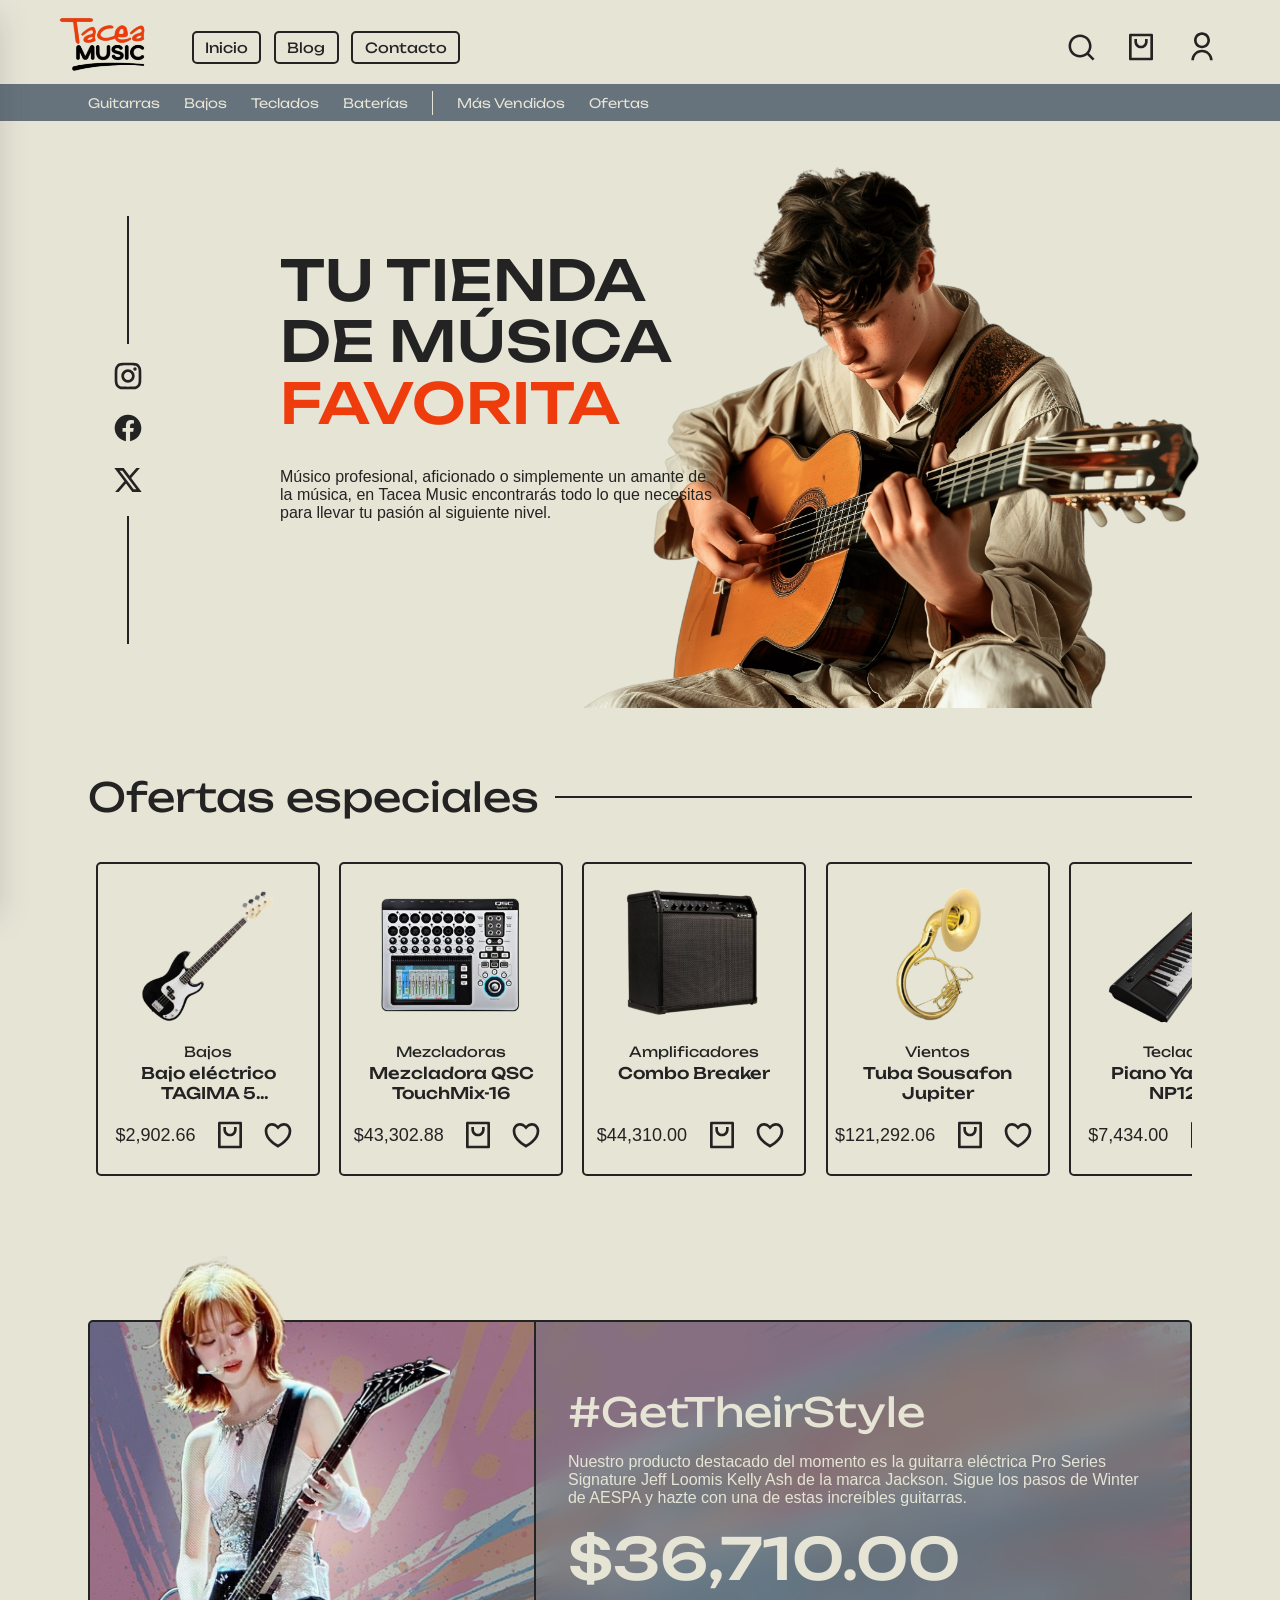
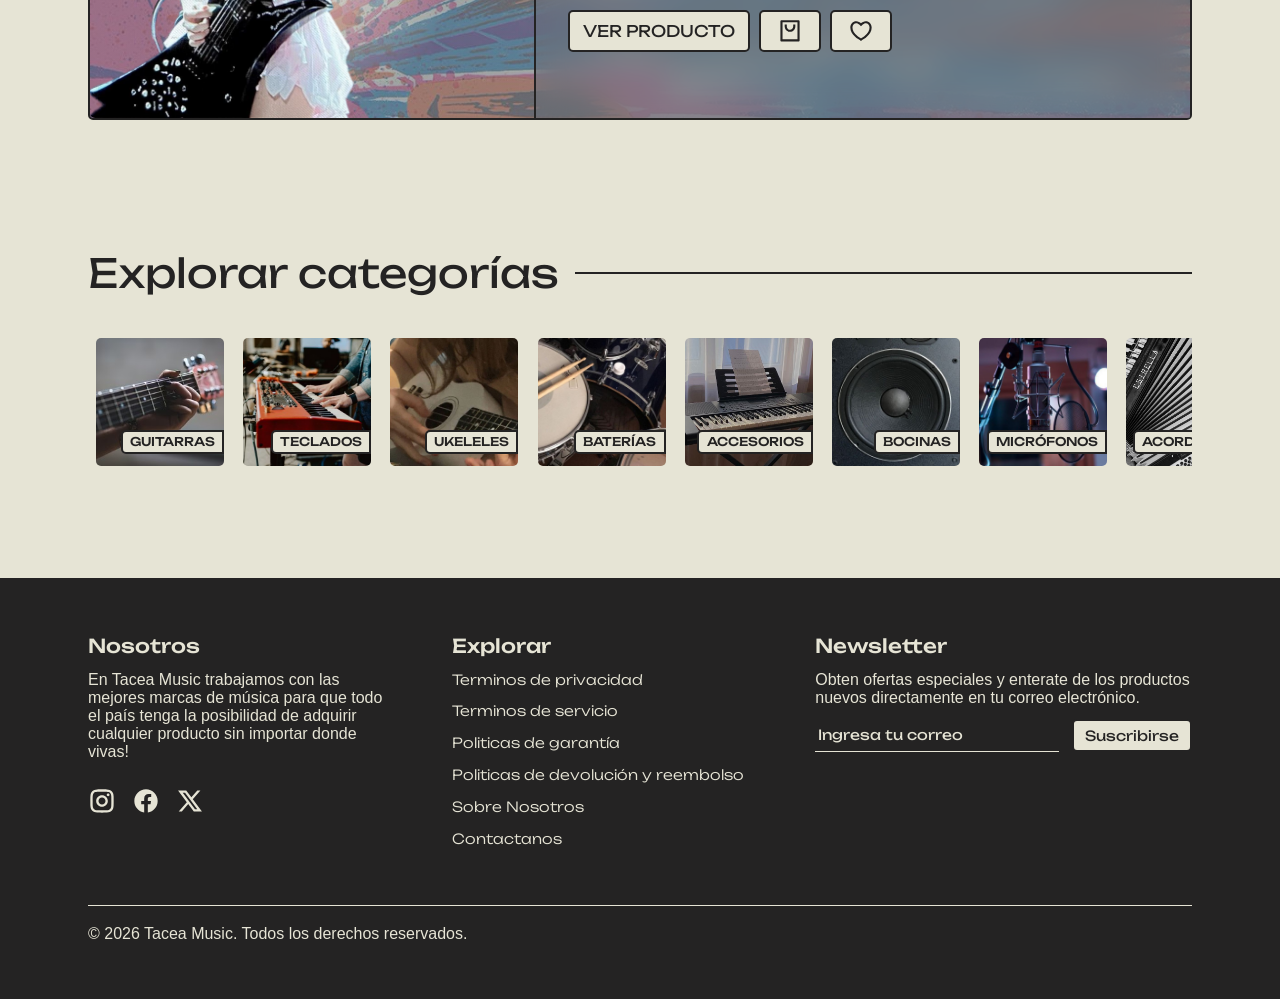
<file: index.html>
<!DOCTYPE html>
<html lang="en">

  <head>

    <meta charset="UTF-8">
    <meta name="viewport" content="width=device-width, initial-scale=1.0">

    <link href="https://fonts.googleapis.com/css2?family=Unbounded:wght@200..900&display=swap" rel="stylesheet">
    <link rel="stylesheet" href="./assets/css/main.css">
    <link rel="stylesheet" href="./assets/css/home.css">

    <script src='./assets/js/components/TaceaNavbar.js'></script>
    <script src='./assets/js/components/TaceaFooter.js'></script>
    <script src="./assets/js/components/ProductCard.js"></script>

    <title>Tacea Music</title>

  </head>

  <body>

    <tacea-navbar></tacea-navbar>

    <!-- banner -->
    <section class="banner">
      <!-- vertical socials container -->
      <div class="column socials">
        <div class="vertical-div"></div>
        <a href="#">
          <svg xmlns="http://www.w3.org/2000/svg" viewBox="0 0 24 24" fill="currentColor">
            <path d="M12.001 9C10.3436 9 9.00098 10.3431 9.00098 12C9.00098 13.6573 10.3441 15 12.001 15C13.6583 15 15.001 13.6569 15.001 12C15.001 10.3427 13.6579 9 12.001 9ZM12.001 7C14.7614 7 17.001 9.2371 17.001 12C17.001 14.7605 14.7639 17 12.001 17C9.24051 17 7.00098 14.7629 7.00098 12C7.00098 9.23953 9.23808 7 12.001 7ZM18.501 6.74915C18.501 7.43926 17.9402 7.99917 17.251 7.99917C16.5609 7.99917 16.001 7.4384 16.001 6.74915C16.001 6.0599 16.5617 5.5 17.251 5.5C17.9393 5.49913 18.501 6.0599 18.501 6.74915ZM12.001 4C9.5265 4 9.12318 4.00655 7.97227 4.0578C7.18815 4.09461 6.66253 4.20007 6.17416 4.38967C5.74016 4.55799 5.42709 4.75898 5.09352 5.09255C4.75867 5.4274 4.55804 5.73963 4.3904 6.17383C4.20036 6.66332 4.09493 7.18811 4.05878 7.97115C4.00703 9.0752 4.00098 9.46105 4.00098 12C4.00098 14.4745 4.00753 14.8778 4.05877 16.0286C4.0956 16.8124 4.2012 17.3388 4.39034 17.826C4.5591 18.2606 4.7605 18.5744 5.09246 18.9064C5.42863 19.2421 5.74179 19.4434 6.17187 19.6094C6.66619 19.8005 7.19148 19.9061 7.97212 19.9422C9.07618 19.9939 9.46203 20 12.001 20C14.4755 20 14.8788 19.9934 16.0296 19.9422C16.8117 19.9055 17.3385 19.7996 17.827 19.6106C18.2604 19.4423 18.5752 19.2402 18.9074 18.9085C19.2436 18.5718 19.4445 18.2594 19.6107 17.8283C19.8013 17.3358 19.9071 16.8098 19.9432 16.0289C19.9949 14.9248 20.001 14.5389 20.001 12C20.001 9.52552 19.9944 9.12221 19.9432 7.97137C19.9064 7.18906 19.8005 6.66149 19.6113 6.17318C19.4434 5.74038 19.2417 5.42635 18.9084 5.09255C18.573 4.75715 18.2616 4.55693 17.8271 4.38942C17.338 4.19954 16.8124 4.09396 16.0298 4.05781C14.9258 4.00605 14.5399 4 12.001 4ZM12.001 2C14.7176 2 15.0568 2.01 16.1235 2.06C17.1876 2.10917 17.9135 2.2775 18.551 2.525C19.2101 2.77917 19.7668 3.1225 20.3226 3.67833C20.8776 4.23417 21.221 4.7925 21.476 5.45C21.7226 6.08667 21.891 6.81333 21.941 7.8775C21.9885 8.94417 22.001 9.28333 22.001 12C22.001 14.7167 21.991 15.0558 21.941 16.1225C21.8918 17.1867 21.7226 17.9125 21.476 18.55C21.2218 19.2092 20.8776 19.7658 20.3226 20.3217C19.7668 20.8767 19.2076 21.22 18.551 21.475C17.9135 21.7217 17.1876 21.89 16.1235 21.94C15.0568 21.9875 14.7176 22 12.001 22C9.28431 22 8.94514 21.99 7.87848 21.94C6.81431 21.8908 6.08931 21.7217 5.45098 21.475C4.79264 21.2208 4.23514 20.8767 3.67931 20.3217C3.12348 19.7658 2.78098 19.2067 2.52598 18.55C2.27848 17.9125 2.11098 17.1867 2.06098 16.1225C2.01348 15.0558 2.00098 14.7167 2.00098 12C2.00098 9.28333 2.01098 8.94417 2.06098 7.8775C2.11014 6.8125 2.27848 6.0875 2.52598 5.45C2.78014 4.79167 3.12348 4.23417 3.67931 3.67833C4.23514 3.1225 4.79348 2.78 5.45098 2.525C6.08848 2.2775 6.81348 2.11 7.87848 2.06C8.94514 2.0125 9.28431 2 12.001 2Z"></path>
          </svg>
        </a>
        <a href="#">
          <svg xmlns="http://www.w3.org/2000/svg" viewBox="0 0 24 24" fill="currentColor">
            <path d="M12.001 2C6.47813 2 2.00098 6.47715 2.00098 12C2.00098 16.9913 5.65783 21.1283 10.4385 21.8785V14.8906H7.89941V12H10.4385V9.79688C10.4385 7.29063 11.9314 5.90625 14.2156 5.90625C15.3097 5.90625 16.4541 6.10156 16.4541 6.10156V8.5625H15.1931C13.9509 8.5625 13.5635 9.33334 13.5635 10.1242V12H16.3369L15.8936 14.8906H13.5635V21.8785C18.3441 21.1283 22.001 16.9913 22.001 12C22.001 6.47715 17.5238 2 12.001 2Z"></path>
          </svg>
        </a>
        <a href="#">
          <svg xmlns="http://www.w3.org/2000/svg" viewBox="0 0 24 24" fill="currentColor">
            <path d="M10.4883 14.651L15.25 21H22.25L14.3917 10.5223L20.9308 3H18.2808L13.1643 8.88578L8.75 3H1.75L9.26086 13.0145L2.31915 21H4.96917L10.4883 14.651ZM16.25 19L5.75 5H7.75L18.25 19H16.25Z"></path>
          </svg>
        </a>
        <div class="vertical-div"></div>
      </div>
      <!-- heading text + img -->
      <div class="banner-content">
        <div class="banner-txt">
          <h1>TU TIENDA DE MÚSICA <span class="highlight">FAVORITA</span></h1>
          <p>
            Músico profesional, aficionado o simplemente un amante de la música, 
            en Tacea Music encontrarás todo lo que necesitas para llevar tu pasión al siguiente nivel.
          </p>
        </div>
        <img src="./assets/img/chico_guitarra_banner.png" alt="banner image">
      </div>
    </section>

    <!-- special offers section -->
    <section class="section special-offers">
      <div class="row">
        <h2>Ofertas especiales</h2>
        <div class="horizontal-div"></div>
      </div>
      <div class="carousel-row" id="special_offers_carousel"></div>
    </section>

    <!-- get their style section -->
    <section class="section">
      <div class="get-their-style">
        <div class="img-container">
          <img src="./assets/img/get_her_style.png" alt="get their style image">
        </div>
        <div class="text-container">
          <h2>#GetTheirStyle</h2>
          <p>Nuestro producto destacado del momento es la guitarra eléctrica Pro Series Signature Jeff Loomis Kelly Ash de la marca Jackson. 
            Sigue los pasos de Winter de AESPA y hazte con una de estas increíbles guitarras.
          </p>
          <h1 id="featured-product-price"></h1>
          <div class="row">
            <a class="btn-secondary" id="featured-product-link" href="/pages/product.html?id=">
                <span>VER PRODUCTO</span>
            </a>
            <button class="btn-secondary" href="artistas.html">
              <svg xmlns="http://www.w3.org/2000/svg" viewBox="0 0 24 24" fill="currentColor">
                <path d="M20.0049 22H4.00488C3.4526 22 3.00488 21.5523 3.00488 21V3C3.00488 2.44772 3.4526 2 4.00488 2H20.0049C20.5572 2 21.0049 2.44772 21.0049 3V21C21.0049 21.5523 20.5572 22 20.0049 22ZM19.0049 20V4H5.00488V20H19.0049ZM9.00488 6V8C9.00488 9.65685 10.348 11 12.0049 11C13.6617 11 15.0049 9.65685 15.0049 8V6H17.0049V8C17.0049 10.7614 14.7663 13 12.0049 13C9.24346 13 7.00488 10.7614 7.00488 8V6H9.00488Z"></path>
              </svg>
            </button>
            <button class="btn-secondary" href="artistas.html">
              <svg xmlns="http://www.w3.org/2000/svg" viewBox="0 0 24 24" fill="currentColor">
                <path d="M16.5 3C19.5376 3 22 5.5 22 9C22 16 14.5 20 12 21.5C9.5 20 2 16 2 9C2 5.5 4.5 3 7.5 3C9.35997 3 11 4 12 5C13 4 14.64 3 16.5 3ZM12.9339 18.6038C13.8155 18.0485 14.61 17.4955 15.3549 16.9029C18.3337 14.533 20 11.9435 20 9C20 6.64076 18.463 5 16.5 5C15.4241 5 14.2593 5.56911 13.4142 6.41421L12 7.82843L10.5858 6.41421C9.74068 5.56911 8.5759 5 7.5 5C5.55906 5 4 6.6565 4 9C4 11.9435 5.66627 14.533 8.64514 16.9029C9.39 17.4955 10.1845 18.0485 11.0661 18.6038C11.3646 18.7919 11.6611 18.9729 12 19.1752C12.3389 18.9729 12.6354 18.7919 12.9339 18.6038Z"></path>
              </svg>
            </button>
          </div>
        </div>
      </div>
    </section>

    <!-- category selector section -->
    <section class="section category-selector">
      <div class="row">
        <h2>Explorar categorías</h2>
        <div class="horizontal-div"></div>
      </div>
      <div class="carousel-row" id="categories_carousel"></div>
    </section>

    <!-- footer -->
    <tacea-footer></tacea-footer>

    <script src="./assets/js/home.js"></script>
    
  </body>

</html>
</file>
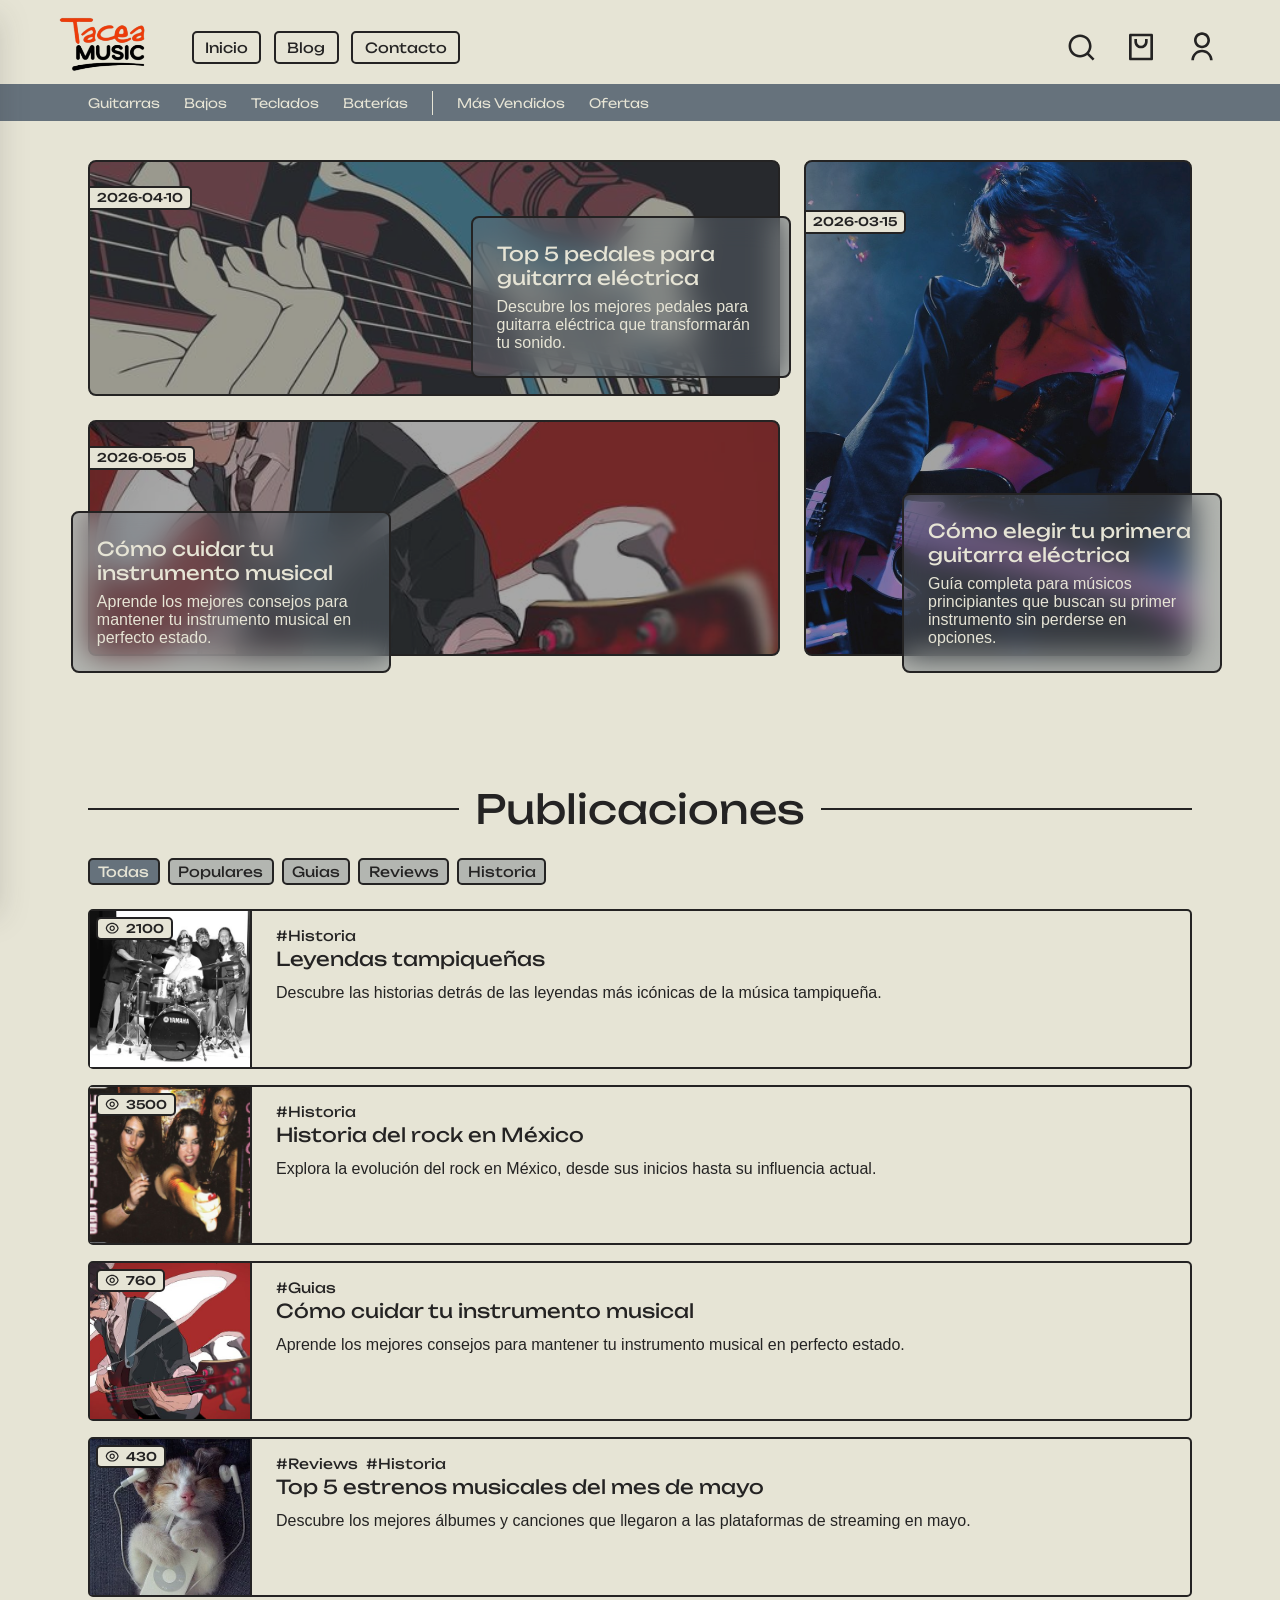
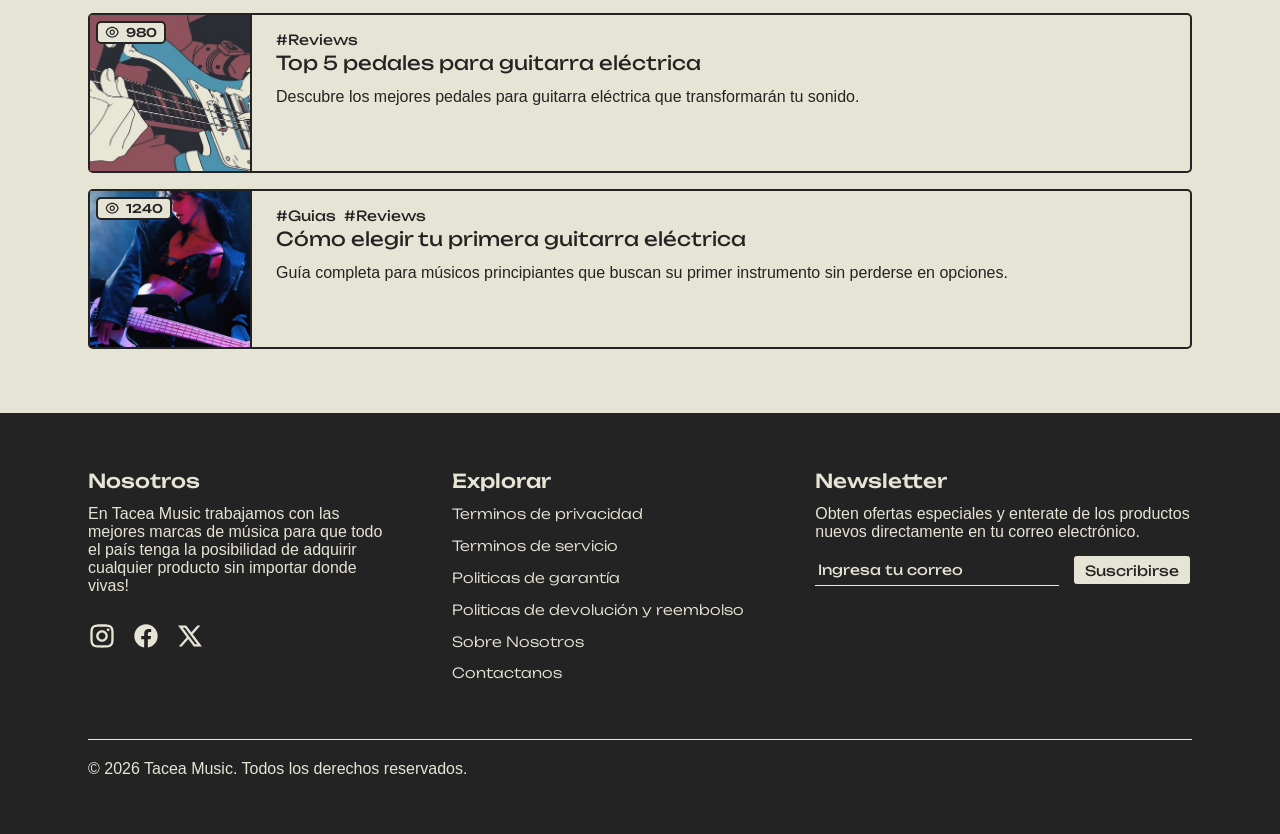
<file: pages/blog.html>
<!DOCTYPE html>
<html lang="en">

  <head>

    <meta charset="UTF-8">
    <meta name="viewport" content="width=device-width, initial-scale=1.0">

    <link href="https://fonts.googleapis.com/css2?family=Unbounded:wght@200..900&display=swap" rel="stylesheet">
    <link rel="stylesheet" href="../assets/css/main.css">
    <link rel="stylesheet" href="../assets/css/blog.css">

    <script src="../assets/js/components/TaceaNavbar.js"></script>
    <script src="../assets/js/components/TaceaFooter.js"></script>
    <script src="../assets/js/components/PostCard.js"></script>

    <title>Tacea Music | Blog</title>

  </head>

  <body>

    <tacea-navbar></tacea-navbar>

    <!-- featured posts -->
    <section class="section featured-posts">
      <!-- left posts -->
      <div class="column">
        <a class="featured-post" id="left-top-post"></a>
        <a class="featured-post" id="left-bottom-post"></a>
      </div>
      <!-- right post -->
      <a class="featured-post" id="right-post"></a>
    </section>

    <!-- section all posts -->
    <section class="section all-posts">
      <div class="row">
        <div class="horizontal-div"></div>
        <h2>Publicaciones</h2>
        <div class="horizontal-div"></div>
      </div>
      <div class="row" id="posts-categories"></div>
      <div class="post-list"></div>
    </section>

    <tacea-footer></tacea-footer>

    <script src="../assets/js/blog.js"></script>
    
  </body>

</html>
</file>
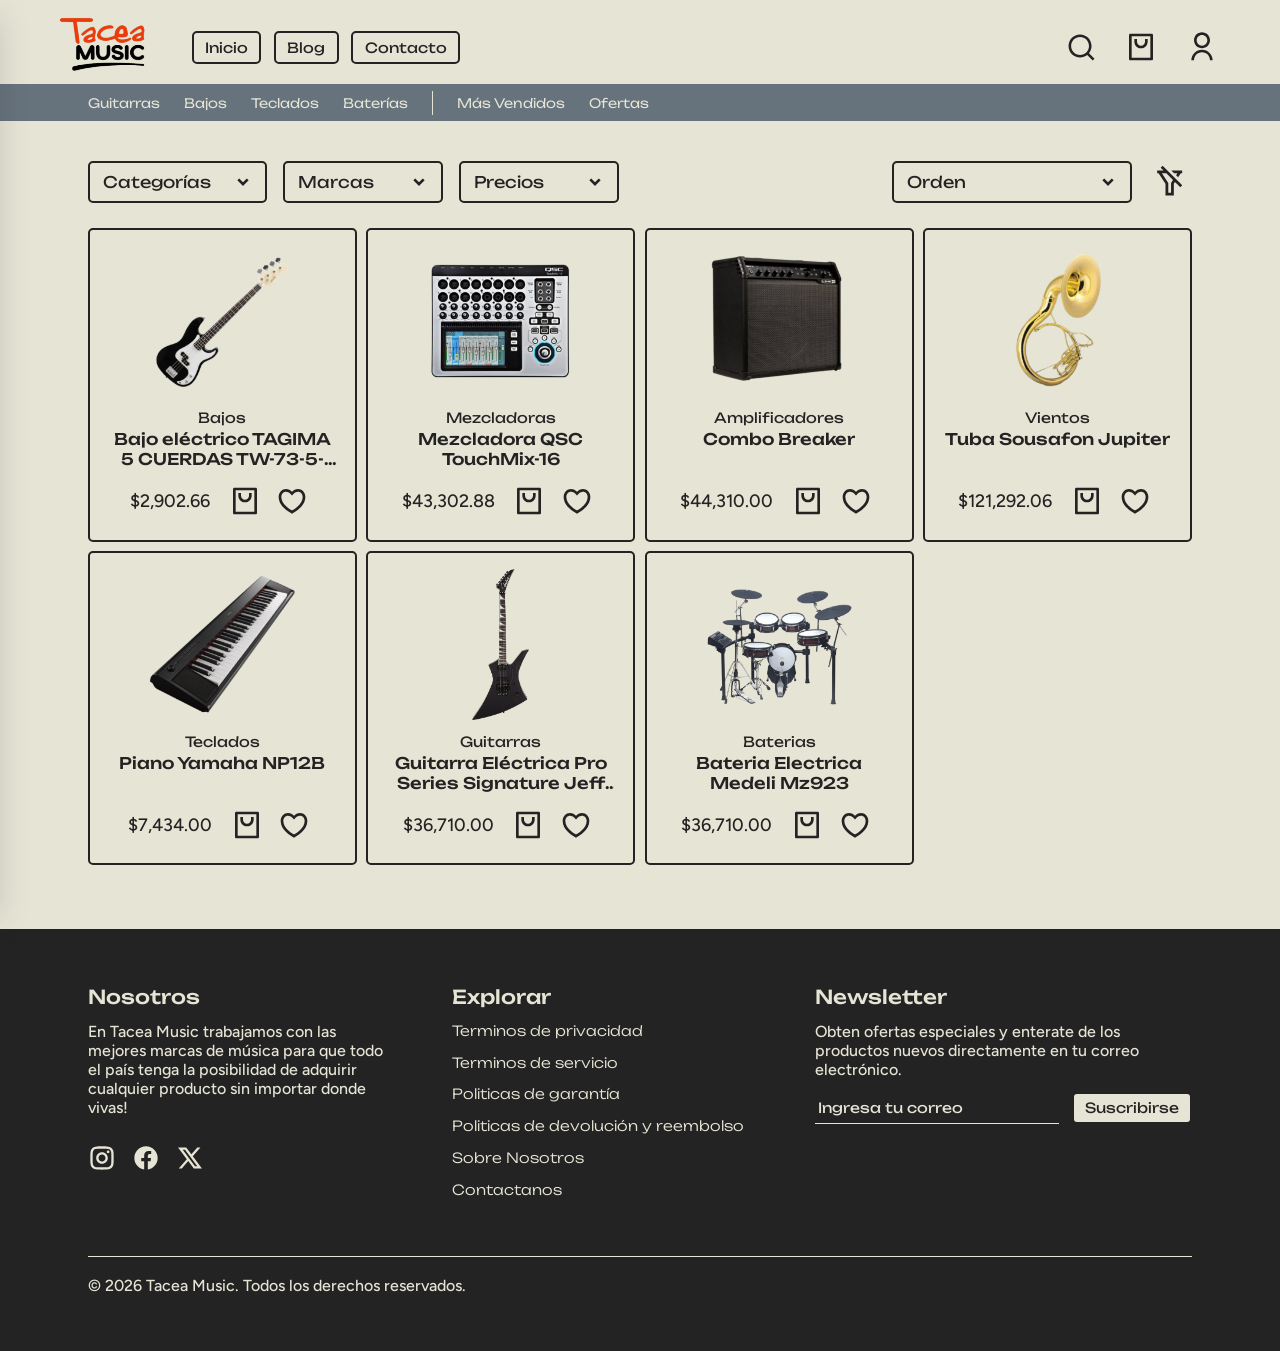
<file: pages/catalog.html>
<!DOCTYPE html>
<html lang="en">

  <head>

    <meta charset="UTF-8">
    <meta name="viewport" content="width=device-width, initial-scale=1.0">

    <link rel="preconnect" href="https://fonts.googleapis.com">
    <link rel="preconnect" href="https://fonts.gstatic.com" crossorigin>
    <link href="https://fonts.googleapis.com/css2?family=Figtree:ital,wght@0,300..900;1,300..900&display=swap" rel="stylesheet">
    <link href="https://fonts.googleapis.com/css2?family=Plus+Jakarta+Sans:ital,wght@0,200..800;1,200..800&display=swap" rel="stylesheet">
    <link href="https://fonts.googleapis.com/css2?family=Unbounded:wght@200..900&display=swap" rel="stylesheet">
    <link rel="stylesheet" href="../assets/css/main.css">
    <link rel="stylesheet" href="../assets/css/catalog.css">

    <script src="../assets/js/components/TaceaNavbar.js"></script>
    <script src="../assets/js/components/TaceaFooter.js"></script>
    <script src="../assets/js/components/ProductCard.js"></script>
    <script src="../assets/js/components/TaceaDropdown.js"></script>

    <title>Tacea Music | List</title>

  </head>

  <body>

    <tacea-navbar></tacea-navbar>

    <section class="section catalog">
      <div class="row filters" id="filters">
        <div class="row filter-container">
          <tacea-dropdown id="category-filter" text="Categorías"></tacea-dropdown>
          <tacea-dropdown id="brand-filter" text="Marcas"></tacea-dropdown>
          <tacea-dropdown id="price-filter" text="Precios"></tacea-dropdown>
        </div>
        <div class="row order-container">
          <tacea-dropdown id="order-controller" text="Orden"></tacea-dropdown>
          <button class="btn-icon" id="reset-filters-btn">
            <svg xmlns="http://www.w3.org/2000/svg" viewBox="0 0 24 24" fill="currentColor">
              <path d="M6.92893 0.514648L21.0711 14.6568L19.6569 16.071L15.834 12.2486L15 13.4999V21.9999H9V13.4999L4 5.99993H3V3.99993L7.585 3.99965L5.51472 1.92886L6.92893 0.514648ZM9.585 5.99965L6.4037 5.99993L11 12.8944V19.9999H13V12.8944L14.392 10.8066L9.585 5.99965ZM21 3.99993V5.99993H20L18.085 8.87193L16.643 7.42893L17.5963 5.99993H15.213L13.213 3.99993H21Z"></path>
            </svg>
          </button>
        </div>
      </div>
      <div class="catalog-grid">
      </div>
    </section>
    
    <tacea-footer></tacea-footer>

    <script src="../assets/js/catalog.js"></script>

  </body>
</html>
</file>
<file: assets/css/main.css>
:root {
  /* normal colors */
  --steel: #66727C;
  --trueorange: #EE3C0C;
  --hueso: #E6E4D5;
  --hueso-hover: #BAB8A5;
  --light: #fff;
  --dark: #242323;
  /* opac colors */
  --trueorange-40: rgba(238, 60, 12, 0.4);
  --steel-opac: rgba(102, 114, 124, 0.6);
  --steel-40: rgba(102, 114, 124, 0.4);
  --steel-20: rgba(102, 114, 124, 0.2);
  --hueso-opac: rgba(230, 228, 213, 0.8);
  --light-opac: rgba(255, 255, 255, 0.8);
  --dark-60: rgba(36, 35, 35, 0.6);
  --dark-40: rgba(36, 35, 35, 0.4);
  --dark-20: rgba(36, 35, 35, 0.15);
  --dark-10: rgba(36, 35, 35, 0.1);
  /* gradientes */
  --gradient-hueso-steel: linear-gradient(to top, var(--hueso-opac), var(--steel-opac));
  --radial-gradient-hueso-steel: radial-gradient(15% 50% at 19.3% 50.14%, var(--hueso-opac) 0%, var(--steel-opac) 100%);
  --radial-center-gradient: radial-gradient(50% 50% at center, var(--hueso-opac) 0%, var(--steel-opac) 100%);
}

/* global styles */
* {
  box-sizing: border-box;
}
::selection {
  background: var(--trueorange);
}
::-moz-selection {
  background: var(--trueorange);
}
body {
  position: relative;
  display: flex;
  flex-direction: column;
  margin: 0;
  padding-top: 6em;
  font-family: "Unbounded", sans-serif;
  background-color: var(--hueso);
  color: var(--steel);
}
ul {
  list-style: none; 
  display: flex;
  gap: 0.8em;
  padding: 0;
  margin: 0; 
}
a {
  text-decoration: none;
}
svg {
  width: 2em;
  height: auto;
  color: var(--dark);
  transition: all 0.3s ease;
}
/* global text styles */
h1 {
  font-size: 3.6em;
  font-weight: 500;
  margin: 0;
  transition: all 0.3s ease;
}
h2 {
  color: var(--dark);
  font-size: 2.5em;
  font-weight: 400;
  margin: 0;
  transition: all 0.3s ease;
}
h3 {
  font-size: 1.2em;
  font-weight: 400;
  margin: 0;
  transition: all 0.3s ease;
}
p {
  font-family: "Figtree", sans-serif;
  margin: 0;
  font-weight: 500;
  font-size: 16px;
}
button {
  font-family: "Unbounded", sans-serif;
}
button span,
.btn-primary, .btn-secondary {
  font-size: 16px !important;
}
.bold {
  font-weight: 500 !important;
}

/* flex directions */
.row {
  display: flex;
  flex-direction: row;
  align-items: center;
  gap: 1em;
}
.column {
  display: flex;
  flex-direction: column;
  gap: 1em;
}

/* general div styles */
.row h2 {
  flex-shrink: 0;
}
.section {
  display: flex;
  flex-direction: column;
  padding: 4em 5.5em;
  gap: 1.5em;
}
.horizontal-div {
  width: 100%;
  height: 2px;
  background-color: var(--dark);
}
.vertical-div {
  width: 2px;
  height: 100%;
  background-color: var(--dark);
}
.section .horizontal-div {
  flex: 1;
}
.carousel-row {
  display: flex;
  gap: 1.2em;
  width: 100%;
  overflow-x: auto;
  padding: 1em 0.5em;
  scroll-behavior: smooth;
  scrollbar-width: none
}
.carousel-row::-webkit-scrollbar {
  display: none;
}
.pill-badge {
  background-color: var(--hueso);
  color: var(--dark);
  border: 2px solid var(--dark);
  font-size: 12px;
  padding: 0.2em 0.6em;
  border-radius: 5px;
  font-weight: 500;
}

/* NAVBAR */
header {
  position: fixed;
  top: 0;
  left: 0;
  width: 100%;  
  z-index: 100;
  background-color: var(--hueso);
  align-items: center;
  gap: 0em !important;
}
header .top-navbar {
  width: 100%;
  justify-content: space-between;
  padding: 0.8em 3.5em;
  padding-bottom: 0.2em;
  transition: all 0.3s ease;
}
.header-logo {
  width: 100px;
  transition: all 0.3 ease;
}
.top-navbar .navbar-links {
  width: 100%;
  display: flex;
  justify-content: start;
  align-items: center;
  padding: 20px;
}
.top-navbar .hamburger-btn {
  display: none;
  background: none;
  border: none;
  flex-direction: column;
  gap: 5px;
  cursor: pointer;
}
/* bottom navbar */
header .bottom-navbar {
  width: 100%;
  padding: 0.4em 5.5em;
  gap: 1.5em;
  background-color: var(--steel);
  transition: all 0.3s ease;
}
.bottom-navbar a {
  color: var(--hueso);
  text-transform: capitalize;
  font-weight: 350;
  font-size: 13px;
  transition: all 0.2s ease;
}
.bottom-navbar a:hover {
  color: var(--light);
  text-decoration: underline;
}
.bottom-navbar .vertical-div {
  width: 1px;
  height: 1.5em;
  background-color: var(--hueso);
}
/* drawer (mobile navbar) */
.drawer {
  position: fixed;
  top: 0;
  left: 0;
  
  width: 80%;
  height: 100vh;
  padding: 2em;
  
  background-color: var(--hueso);
  filter: drop-shadow(0em 1em 15px var(--dark-20));

  z-index: 200;
  transform: translateX(-100%);
  transition: transform 0.3s ease;
}
.drawer.open {
  transform: translateX(0);
}
.drawer ul a {
  color: var(--dark);
  font-size: 1em;
  display: block;
  transition: color 0.2s ease;
}
.drawer ul a:hover {
  color: var(--trueorange);
}
.drawer-divider {
  width: 100%;
  height: 2px;
  background-color: var(--dark-40);
  margin: 1em 0;
}
.drawer-header {
  width: 100%;
  justify-content: space-between;
  padding-bottom: 2em;
}
.drawer-overlay {
  position: fixed;
  inset: 0;
  
  background-color: var(--dark-40);
  opacity: 0;

  z-index: 199;
  pointer-events: none;
  transition: opacity 0.3s ease;
}
.drawer-overlay.open {
  opacity: 1;
  pointer-events: all;
}




/* FOOTER */
footer {
  background-color: var(--dark);
  color: var(--hueso);
  padding: 3.5em 5.5em;
}
.footer-grid {
  display: grid;
  grid-template-columns: repeat(3, 1fr);
  gap: 3.5em;
  margin-bottom: 3.5em;
}
.footer-grid svg {
  margin-top: 1em;
  color: var(--hueso);
}
.footer-column {
  align-items: start;
  gap: 0.8em;
}
.footer-column h3 {
  margin: 0;
  font-weight: 500;
}
.footer-column p {
  margin: 0;
  text-align: left;
}
.footer-column a {
  font-size: 14px;
  font-weight: 300;
  color: var(--hueso);
  border-bottom: 2px solid var(--dark);
  transition: all 0.2s ease;
}
.footer-column a:hover {
  color: var(--light);
  border-bottom: 2px solid var(--light);
  scale: 1.02;
}
.footer-bottom {
  border-top: 1px solid var(--hueso);
  padding-top: 1.2em;
}
.newsletter-form {
  display: flex;
  width: 100%;
  gap: 0.8em;
}
.newsletter-form input[type="email"] {
  flex-grow: 1;
  background-color: transparent;
  border: 0px;
  border-bottom: 1px solid var(--hueso);
  font-family: inherit;
  color: var(--light);
  outline: none;
  padding: 0.4em 0.2em;
  border-radius: 0px;
  font-size: 14px;
  cursor: pointer;
  transition: all 0.3s ease;
}
.newsletter-form input[type="email"]::placeholder {
  color: var(--hueso); 
  opacity: 1;  
}
.newsletter-form input[type="submit"]:hover {
  color: var(--light);
  background-color: var(--light);
}

/* buttons */
.btn-primary,
.btn-secondary {
  height: 2.6em;
  position: relative;
  overflow: hidden;

  display: flex;
  justify-content: center;
  align-items: center;
  gap: 0.5em;
  padding: 0.4em 0.8em;

  border: 2px solid var(--dark);
  border-radius: 5px;
  
  font-size: 18px;
  cursor: pointer;
}
.btn-primary {
  background-color: var(--dark);
  transition: all 0.2s ease;
}
.btn-secondary {
  background-color: var(--hueso);
  transition: all 0.2s ease;
}
.btn-primary svg,
.btn-secondary svg {
  height: 1.6em;
}
.btn-primary span, 
.btn-primary svg,
.btn-secondary span, 
.btn-secondary svg {
  position: relative;
  z-index: 1;
  color: var(--dark);
  transition: color 0.2s ease;
}
.btn-primary span, .btn-primary svg {
  color: var(--hueso);
}

.btn-primary:hover span, 
.btn-primary:hover svg {
  color: var(--light);
}
.btn-primary:hover {
  background-color: var(--trueorange) !important;
}
.btn-secondary:hover {
  background-color: var(--hueso-hover);
}
.btn-primary:hover span, 
.btn-primary:hover svg {
  color: var(--light);
}
.btn-primary:active, 
.btn-secondary:active {
  scale: 0.98;
}
.category-btn {
  background-color: var(--steel-40);
  border: 2px solid var(--dark);
  border-radius: 5px;
  color: var(--dark);
  padding: 0.2em 0.6em;

  font-size: 14px;
  text-transform: capitalize;
  font-family: inherit;
  text-wrap: nowrap;

  cursor: pointer;
  transition: all 0.3s ease;
}
.category-btn a {
  color: var(--dark);
}
.category-btn:hover {
  scale: 1.02;
  color: var(--hueso);
  background: var(--steel);
}
.active {
  background-color: var(--steel) !important;
  color: var(--hueso) !important;
}
.btn-outline {
  background-color: var(--hueso);
  border: 2px solid var(--dark);
  color: var(--dark);
  padding: 0.4em 0.8em;
  border-radius: 5px;
  font-size: 14px;
  cursor: pointer;
  transition: all 0.3s ease;
}
.btn-outline:hover {
  background-color: var(--trueorange);
  color: var(--light);
}
.btn-search svg {
  width: 2.3em;
}
.btn-icon {
  display: flex;
  align-items: center;
  background: none;
  border: none;
  cursor: pointer;
  padding: 0.4em;
  border-radius: 5px;
  transition: all 0.3s ease;
}
.btn-icon:active {
  scale: 0.98;
  & .hover-icon {
    display: block;
  }
  & .default-icon {
    display: none;
  }
}
.btn-icon:hover {
  background-color: var(--dark-20);
}
.btn-icon .hover-icon {
  display: none;
}
.search-container {
  position: relative;
  height: 100%;
  transition: all 0.3 ease;
}
.search-container.open {
  border-bottom: 2px solid var(--dark);
  & input[type="text"] {
    width: 15em;
    opacity: 1;
    padding: 0.4em;
  }
}
input[type="text"] {
  width: 0;            
  opacity: 0;
  padding: 0;
  border: 0;
  background-color: transparent;

  border-top-left-radius: 5px;
  border-top-right-radius: 5px;
  border: 0px;

  font-size: 14px;
  font-family: inherit;
  color: var(--dark);
  outline: none;

  min-height: 100% !important;
  padding: 0.4em;
  transition: all 0.3s ease;
}
input[type="text"]::placeholder {
  color: var(--dark-60); 
}

/* dropdowns */
tacea-dropdown {
  min-width: 10em;
  position: relative;
  border-top-left-radius: 5px;
  border-top-right-radius: 5px;
  display: inline-block;
  transition: background-color 0.3s ease;
}
tacea-dropdown .trigger {
  padding: 0.2em 0.8em;
  padding-right: 0.4em;
  border: 2px solid var(--dark);
  border-radius: 5px;

  color: var(--dark);

  justify-content: space-between;
  cursor: pointer;
  transition: all 0.3s ease;
}
.dropdown-content {
  position: absolute;
  top: 100%; 
  left: 0;
  z-index: 50;
  background-color: var(--steel-40);
  border: 2px solid var(--dark);
  border-radius: 5px;
  padding: 1em;
  min-width: 100%;

  display: flex;
  flex-direction: column;
  gap: 0.5em;
  opacity: 0;                   

  transform: translateY(-5px); 
  pointer-events: none;
  transition: all 0.3s ease;
}

tacea-dropdown.open {
  background-color: var(--steel-40);
}
tacea-dropdown.open .trigger {
  border-bottom-left-radius: 0;
  border-bottom-right-radius: 0;
  border-bottom: 0;
}

tacea-dropdown.open .dropdown-content {
  opacity: 1;
  transform: translateY(0);
  pointer-events: all;
  border-top-left-radius: 0;
  border-top-right-radius: 0;
  border-top: 0;
  backdrop-filter: blur(15px);
}
tacea-dropdown.open .trigger svg {
  transform: rotate(180deg);
  transition: transform 0.2s ease;
}
tacea-dropdown:hover {
  background-color: var(--dark-20);
  & .dropdown-content {
    background-color: var(--dark-20);
  }
}
tacea-dropdown .trigger:active {
  transform: scale(0.98);
  background-color: var(--steel-40);
}
tacea-dropdown .filter-option {
  color: var(--dark);
  display: flex;
  gap: 0.6em;
  align-items: center;
}

/* cards */
product-card {
  position: relative;
  color: var(--dark);
  background-color: var(--hueso);
  border: 2px solid var(--dark);
  border-radius: 5px;
  display: flex;
  flex-direction: column;
  align-items: center;
  padding: 1em 1.2em;
  gap: 0.2em;
  width: 14em;
  flex-shrink: 0;
  transition: all 0.3s ease;
}
product-card img {
  width: 100%;
  height: 10em;
  object-fit: contain;
  padding-bottom: 0.6em;
}
product-card h3 {
  display: -webkit-box;
  line-clamp: 2; 
  -webkit-line-clamp: 2;
  -webkit-box-orient: vertical;
  overflow: hidden; 
  min-height: 2.5em;
  margin: 0;
  text-align: center;
  font-size: 16px;
  font-weight: 500;
}
product-card p {
  font-size: 18px;
  font-weight: 500;
  margin: 0;
  margin-right: 0.5em;
}
product-card .row {
  margin-top: 0.4em;
  gap: 0.2em;
}
product-card:hover {
  background: var(--dark-20);
  transform: scale(1.02);
}
product-card:active {
  background: var(--steel-40);
  transform: scale(0.98);
}
.product-category {
  color: var(--dark);
  text-transform: capitalize;
  margin: 0;
  font-size: 14px;
  transition: all 0.2s ease;
}
.product-category:hover {
  color: var(--trueorange);
  scale: 1.02;
  text-decoration: underline;
}
post-card, review-card {
  position: relative;
  display: flex;

  background-color: var(--hueso);
  border: 2px solid var(--dark);
  border-radius: 5px;
  
  transition: all 0.3s ease;
}
review-card {
  padding: 0.5em 0;
  height: fit-content;
}
review-card .row img {
  width: 2em;
  height: 2em;
  border-radius: 5px;
  object-fit: cover;
  margin-bottom: 0.6em;
}
review-card .column {
  gap: 0;
}
review-card .column span {
  font-size: 0.8em;
}
review-card .column .date {
  color: var(--dark-60);
}
post-card {
  height: 12.5em;
}
post-card img,
review-card img {
  width: 12em;
  height: 100%;
  object-fit: cover;
  flex-shrink: 0;
}
post-card .card-content,
review-card .card-content {
  display: flex;
  overflow: hidden;
  flex-direction: column;
  justify-content: start;

  padding: 1em 1.5em;
  gap: 0.2em;

  color: var(--dark);
}
post-card .card-content {
  border-left: 2px solid var(--dark);
}
post-card .card-content p {
  margin-top: 0.6em;
}
post-card .card-content p,
review-card .card-content p {
  display: -webkit-box;
  line-clamp: 4;
  -webkit-line-clamp: 4;
  -webkit-box-orient: vertical;
  overflow: hidden;
}
post-card .card-content a {
  color: var(--dark);
  text-transform: capitalize;
  margin: 0;
  width: fit-content;
  font-size: 14px;
  transition: all 0.2s ease;
}
post-card .card-content a:hover {
  color: var(--trueorange);
  text-decoration: underline;
}
post-card:hover,
review-card:hover {
  color: var(--hueso);
  background: var(--steel-20);
  transform: scale(1.02);
}
post-card:active,
review-card:active {
  background: var(--dark-20);
  transform: scale(0.98);
}
post-card .row,  /* row con las categorias del post */
review-card .row {  /* row con la fecha y autor de la review */
  gap: 0.5em;
}
post-card .views {
  position: absolute;
  display: flex;
  align-items: center;
  top: 0.5em;
  left: 0.5em;
}
post-card .views svg {
  width: 1.2em;
  height: auto;
}
post-card .views p {
  font-size: 0.8em;
}
.info-card {
  margin: 0;
  padding: 1em;
  border-radius: 5px;
  width: 100%;
  background-color: var(--dark-20);
  color: var(--dark);
  display: none;
}

/* RESPONSIVE DESIGN */
@media (max-width: 1280px) {
  post-card {
    height: 10em;
  }
  post-card img,
  review-card img {
    width: 10em;
  }
}
@media (max-width: 1024px) {
  .footer-grid {
    grid-template-columns: 1fr 1fr;
  }
  h2 {
    font-size: 2.2em;
  }
}
@media (max-width: 896px) {
  .top-navbar .logo {
    gap: 0;
  }
  .top-navbar .navbar-links {
    display: none;
  }
  .top-navbar .hamburger-btn {
    display: flex;
  }
  .bottom-navbar {
    display: none;
  }
  footer {
    padding: 3em 4em;
  }
  .section { 
    padding: 3em 4em;
  }
}
@media (max-width: 768px) {
  .header-logo {
    width: 90px;
  }
  h1 {
    font-size: 3em;
  }
  h2 {
    font-size: 2em;
  }
  h3 {
    font-size: 1em;
  }
  p {
    font-size: 13px;
  }
  button span,
  .btn-primary, .btn-secondary {
    font-size: 14px !important;
  }
  post-card .card-content .post-category {
    font-size: 12px;
  }
  .footer-grid {
    grid-template-columns: 1fr;
  }
}
@media (max-width: 672px) {
  header .top-navbar, .bottom-navbar {
    padding: 0.6em 3em;
  }
  footer {
    padding: 3em 3em;
  }
  .section { 
    padding: 3em 3em;
  }
  post-card {
    height: 8em;
  }
  post-card img {
    width: 8em;
  }
  post-card .card-content, 
  review-card .card-content {
    padding: 1em;
  }
  post-card .card-content h3 {
    display: -webkit-box;
    line-clamp: 2;
    -webkit-line-clamp: 2;
    -webkit-box-orient: vertical;
    overflow: hidden;
  }
  post-card .card-content p {
    display: -webkit-box;
    line-clamp: 1;
    -webkit-line-clamp: 1;
    -webkit-box-orient: vertical;
    overflow: hidden;
  }
}
@media (max-width: 572px) {
  header .top-navbar, .bottom-navbar {
    padding: 0.6em 2em;
  }
  footer {
    padding: 3em 2em;
  }
  .section { 
    padding: 3em 2em;
  }
  .btn-primary, .btn-secondary {
    font-size: 14px;
  }
  .category-btn {
    border: 1.5px solid var(--dark);
  }
  post-card .card-content,
  review-card .card-content {
    gap: 0.4em;
  }
  post-card .card-content h3 {
    display: -webkit-box;
    line-clamp: 2;
    -webkit-line-clamp: 2;
    -webkit-box-orient: vertical;
    overflow: hidden;
  }
  post-card .card-content p {
    display: -webkit-box;
    line-clamp: 2;
    -webkit-line-clamp: 2;
    -webkit-box-orient: vertical;
    overflow: hidden;
  }
  product-card {
    width: 14em;
  }
  post-card .row {
    gap: 0.2em;
  }
}
@media (max-width: 512px) {
  .header-logo {
    width: 80px;
  }
  h1 {
    font-size: 2.5em;
  }
  h2 {
    font-size: 1.6em;
  }
  h3 {
    font-size: 0.9em;
  }
  button span,
  .btn-primary, .btn-secondary {
    font-size: 14px !important;
  }
  .btn-search svg {
    width: 2.1em;
  }
  svg {
    width: 1.8em;
  }
}
@media (max-width: 448px) {
  header .top-navbar, .bottom-navbar {
    padding: 0.6em 1em;
  }
  footer {
    padding: 3.5em 1em;
  }
  .section { 
    padding: 3em 1em;
  }
}
</file>
<file: assets/css/home.css>
/* banner */
.banner {
  position: relative;
  display: flex;
  justify-content: space-between;
  align-items: start;
  overflow: hidden;
  gap: 5em;
  margin-top: 3.5em;
  padding: 4em 3.5em;
}
.banner-content {
  display: flex;
  position: relative;
  height: fit-content;
}
.banner-txt {
  max-width: 46%;
}
.banner-content h1{
  color: var(--dark);
  text-wrap: wrap;
  line-height: 1.1em;
  padding: 0.6em 0;
  transition: all 0.3s ease;
}
.banner-content .highlight {
  color: var(--trueorange);
}
.banner-content p {
  color: var(--dark);
}
.banner-content img {
  z-index: -1;
  position: absolute;
  width: 40em;
  height: auto;
  top: -7.5em;
  right: 0;
  transition: all 0.3s ease;
}
/* socials column */
.socials {
  align-items: center;
  padding: 0 3.5em;
}
.socials svg {
  width: 2em;
  height: auto;
}
.socials .vertical-div {
  width: 2px;
  height: 8em;
  background-color: var(--dark);
}

/* special offers section */
.section .special-offers {
  justify-content: center;
  width: 100%;
}
.special-offers {
  color: var(--dark);
  background-color: var(--hueso);
}
.special-offers .row h2 {
  color: var(--dark);
}

/* category selector header */
.category-selector {
  color: var(--dark);
  background-color: var(--hueso);
  align-items: start;
  text-align: left;
  margin-bottom: 2em;
}
.category-selector .row {
  width: 100%;
}
.category-selector .carousel-row::-webkit-scrollbar {
  display: none;
}
.category-selector .carousel-row .cat {
  padding: 0;
  margin: 0;
  position: relative;
  display: flex;
  flex-direction: column;
  align-items: center;
  border-radius: 5px;
  transition: all 0.3s ease;
}
.category-selector .carousel-row .cat::after {
  content: "";
  position: absolute;
  inset: 0;
  background-color:  var(--dark-opac);
  border-radius: 5px;
  transition: background-color 0.3s ease;
}
.category-selector .carousel-row .cat img {
  width: 8em;
  height: 8em;
  object-fit: cover;
  border-radius: 5px;
  transition: all 0.3s ease;
}
.category-selector .carousel-row .cat span {
  position: absolute;
  right: 0;
  bottom: 1em;
  z-index: 1;
  margin: 0;
  border-top-right-radius: 0;
  border-bottom-right-radius: 0;
  font-size: 0.75em;
  text-transform: uppercase;
  transition: all 0.3s ease;
}
.category-selector .carousel-row .cat:hover::after {
  background-color: rgba(0, 0, 0, 0); 
}
.category-selector .carousel-row .cat:hover {
  transform: scale(1.08);
}


/* get their style section */
.get-their-style {
  color: var(--hueso);
  background: var(--radial-gradient-hueso-steel), 
    url('../img/get_their_style_bg.png') center / cover no-repeat;
  border: 2px solid var(--dark);
  min-height: 25em;
  display: flex;
  gap: 1em;
  border-radius: 5px;
  padding-left: 3.5em;
  transition: all 0.3s ease;
}
.get-their-style .img-container {
  position: relative;
  width: 70%;
}
.get-their-style img {
  position: absolute;
  left: 0em;
  bottom: 0em;
  width: auto;
  height: 30em;
  border-radius: 5px;
  transition: all 0.3s ease;
}
.get-their-style .text-container {
  background-color: var(--steel-40);
  backdrop-filter: blur(15px);
  border-left: 2px solid var(--dark);
  display: flex;
  flex-direction: column;
  justify-content: center;
  padding: 3.5em;
  gap: 1em;
  transition: all 0.3s ease;
}
.get-their-style .text-container h2 {
  color: var(--hueso);
}
.get-their-style .text-container p {
  margin: 0;
}
.get-their-style .text-container .row {
  gap: 0.6em;
}
.get-their-style .text-container .btn-primary {
  max-height: 10em;
}

/* RESPONSIVE DESIGN */
@media (max-width: 1280px) {
  .banner-content img {
    top: -7em;
  }
  .banner-content h1 {
    font-size: 3.5em;
  }
  .get-their-style {
    padding-left: 0;
  }
  .get-their-style .img-container {
    width: 100%;
  }
  .get-their-style .text-container {
    padding: 2em;
  }
}
@media (max-width: 1152px) {
  .banner {
    align-items: end;
    gap: 2em;
    padding: 3em 3.5em;
  }
  .banner-content {
    flex-direction: column;
    align-items: start;
    text-align: start;
    gap: 1em;
  }
  .banner-content h1 {
    width: 100%;
    font-size: 2.5em;
  }
  .banner-content img {
    z-index: -1;
    opacity: 0.4;
    top: -20em;
  }
  .category-selector-header h1 {
    font-size: 2.5em;
  }
}
@media (max-width: 1024px) {
  .banner-content img {
    top: -18em;
    opacity: 0.2;
  }
  
  .get-their-style .img-container {
    width: 150%;
  }
}
@media (max-width: 896px) {
  .get-their-style {
    background: var(--radial-center-gradient), 
      url('../img/get_their_style_bg.png') center / cover no-repeat;
    flex-direction: column;
    align-items: space-between;
    width: 100%;
    padding: 0;
  }
  .get-their-style .img-container {
    width: 100%;
    height: 8em;
  }
  .get-their-style img {
    top: -5em;
    left: 50%; 
    transform: translateX(-50%);
  }
  .get-their-style .text-container {
    border-left: none;
    border-top: 2px solid var(--dark);
  }
}
@media (max-width: 768px) {
  .banner {
    min-height: 25em;
    flex-direction: column;
  }
  .banner-content img {
    left: -8em;
    top: -16em;
  }
  .banner-txt {
    min-width: 20em;
  }
  .socials {
    padding: 0;
  }
  .socials .vertical-div {
    display: none;
  }
}
@media (max-width: 448px) {
  .banner-content img {
    top: -7em;
  }
  .socials {
    display: none;
  }
}
</file>
<file: assets/css/blog.css>
.featured-posts {
  display: flex;
  flex-direction: row;
  gap: 1.5em;
  min-height: 39em;
  transition: all 0.3s ease;
}
.featured-post {
  position: relative;
  flex: 1;
  background-size: cover;
  background-position: center;

  border: 2px solid var(--dark);
  border-radius: 0.5em;
  
  cursor: pointer;
  transition: all 0.3s ease;
}
.featured-post::before {
  content: "";
  position: absolute;
  inset: 0;
  background-color: var(--dark-40);
  z-index: 0;
}
.featured-post:hover {
  transform: scale(1.02);
}
.featured-posts .column {
  flex: 1.8;
  gap: 1.5em;
}
.featured-post .card {
  position: absolute;
  border: 2px solid var(--dark);
  border-radius: 0.5em;
  bottom: 0;

  display: flex;
  flex-direction: column;
  width: 25em;
  gap: 0.5em;

  color: var(--hueso);  
  padding: 2em;
  background-color: var(--steel-40);
  backdrop-filter: blur(15px);

  transition: all 0.3s ease;
}
#right-post .card {
  right: -2em;
  bottom: -1.2em;
}
#left-top-post .card {
  right: -0.8em;
  bottom: 1em;
}
#left-bottom-post .card {
  left: -1.2em;
  bottom: -1.2em;
}
.featured-post .pill-badge {
  position: absolute;
  border-left: 0;
  border-top-left-radius: 0;
  border-bottom-left-radius: 0;
}
#right-post .pill-badge {
  top: 4em;
}
#left-top-post .pill-badge {
  top: 2em;
}
#left-bottom-post .pill-badge {
  top: 2em;
}

/* posts cards for post list */
.post-list {
  display: grid;
  grid-template-columns: repeat(2, 1fr);
  gap: 1em;
}

#posts-categories {
  gap: 0.5em;
  overflow-x: auto;
  scroll-behavior: smooth;
  scrollbar-width: none
}
#posts-categories::-webkit-scrollbar {
  display: none;
}

/* RESPONSIVE DESIGN */
@media (max-width: 1280px) {
  .featured-post .card {
    width: 20em;
    padding: 1.5em;
  }
  .post-list {
    grid-template-columns: repeat(1, 1fr);
  }
}
@media (max-width: 1024px) {
  .featured-posts {
    flex-direction: column;
  }
  .featured-posts .column {
    flex-direction: row;
    flex: 1;
  }
  #right-post .card {
    right: -2em;
    bottom: -1em;
  }
  #left-top-post .card {
    left: -2em;
    right: auto;
    bottom: 1em;
  }
  #left-bottom-post .card {
    left: auto;
    right: -2em;
    bottom: 1em;
  }
  .featured-post .card p {
    display: -webkit-box;
    line-clamp: 2; 
    -webkit-line-clamp: 2;
    -webkit-box-orient: vertical;
    overflow: hidden; 
  }
}
@media (max-width: 896px) {
  .featured-posts .column {
    flex-direction: column;
    flex: 1;
  }
  .featured-post {
    min-height: 20em;
  }
  .post-list .card {
    height: auto;
    flex-direction: column;
  }
  .post-list .card img {
    height: 14em;
    width: 100%;
  }
  .post-list .card .card-content {
    border-left: 0;
    border-top: 2px solid var(--dark);
  }
}
@media (max-width: 572px) {
  .featured-posts,
  .featured-posts .column {
    gap: 1em;
  }
  #right-post .card {
    right: -1em;
    bottom: -1em;
  }
  #left-top-post .card {
    left: -1em;
    right: auto;
    bottom: 1em;
  }
  #left-bottom-post .card {
    left: auto;
    right: -1em;
    bottom: 1em;
  }
}
@media (max-width: 448px) {
  .featured-post .card {
    width: 90%;
  }
  #right-post .card {
    left: -0.5em;
    bottom: 0.5em;
  }
  #left-top-post .card {
    left: -0.5em;
    right: auto;
    bottom: 0.5em;
  }
  #left-bottom-post .card {
    left: auto;
    right: -0.5em;
    bottom: 0.5em;
  }
}
</file>
<file: assets/css/catalog.css>
.catalog {
  justify-content: space-between;
}
.filters {
  width: 100%;
  height: fit-content;
  gap: 0.6em;
}
.filters .filter-container {
  width: 100%;
  flex-grow: 1;
  transition: all 0.3s ease;
}
.filters .order-container {
  transition: all 0.3s ease;
}
.filters .row.order {
  justify-self: flex-end !important;
}

#order-controller {
  min-width: 15em;
}
#reset-filters-btn svg {
  width: 2.5em;
}

.info-card {
  margin-bottom: 12em;
}

.catalog-grid {
  display: grid;
  grid-template-columns: repeat(auto-fit, minmax(16em, 1fr));
  gap: 0.6em;
}
product-card {
  width: 100% !important;
}

/* RESPONSIVE DESIGN */
@media (max-width: 1152px) {
  .catalog {
    flex-direction: column !important;
  }
}
@media (max-width: 1152px) {
  #filters {
    flex-direction: column;
    align-items: start;
  }
}
@media (max-width: 896px) {

}
@media (max-width: 768px) {
  .filter-container {
    display: grid;
    grid-template-columns: repeat(2, 1fr);
    gap: 0.6em;
  }
  .filter-container tacea-dropdown {
    min-width: 100% !important;
  }
}
</file>
